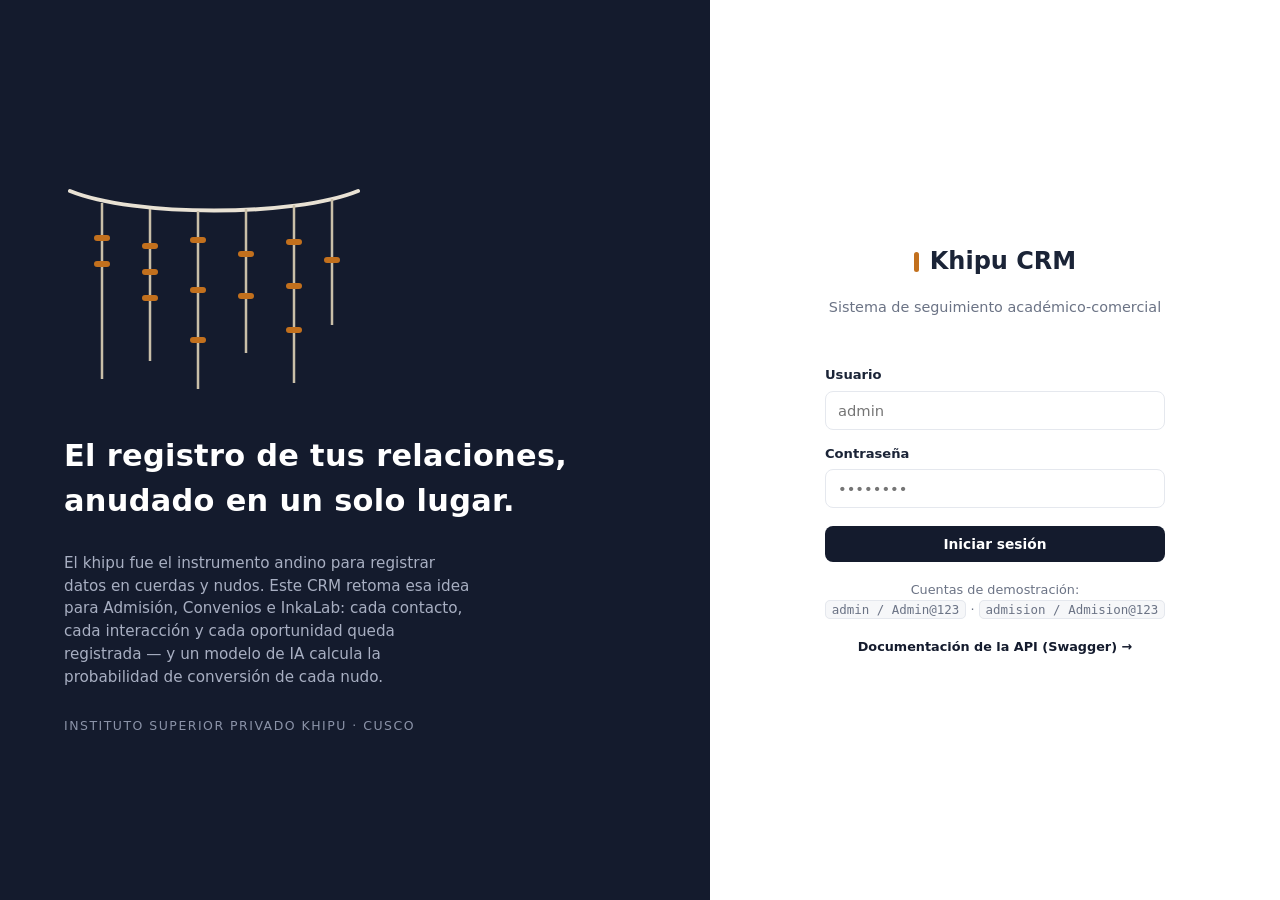
<file: static/index.html>
<!DOCTYPE html>
<html lang="es">
<head>
  <meta charset="UTF-8">
  <meta name="viewport" content="width=device-width, initial-scale=1.0">
  <title>Khipu CRM · Acceder</title>
  <link rel="stylesheet" href="/static/css/styles.css">
</head>
<body class="login-body">

  <aside class="login-art" aria-hidden="true">
    <!-- Motivo khipu: cordel principal, cuerdas colgantes y nudos de registro -->
    <svg class="khipu-grande" viewBox="0 0 300 240" fill="none">
      <path d="M6 26 C 70 52, 230 52, 294 26" stroke="#e9e2d4" stroke-width="4" stroke-linecap="round"/>
      <line x1="38"  y1="38" x2="38"  y2="214" stroke="#c9bfa8" stroke-width="2.5"/>
      <line x1="86"  y1="44" x2="86"  y2="196" stroke="#c9bfa8" stroke-width="2.5"/>
      <line x1="134" y1="46" x2="134" y2="224" stroke="#c9bfa8" stroke-width="2.5"/>
      <line x1="182" y1="44" x2="182" y2="188" stroke="#c9bfa8" stroke-width="2.5"/>
      <line x1="230" y1="40" x2="230" y2="218" stroke="#c9bfa8" stroke-width="2.5"/>
      <line x1="268" y1="34" x2="268" y2="160" stroke="#c9bfa8" stroke-width="2.5"/>
      <!-- nudos: cada cuerda registra una cantidad distinta -->
      <g fill="#c2701d">
        <rect x="30" y="70"  width="16" height="6" rx="3"/>
        <rect x="30" y="96"  width="16" height="6" rx="3"/>
        <rect x="78" y="78"  width="16" height="6" rx="3"/>
        <rect x="78" y="104" width="16" height="6" rx="3"/>
        <rect x="78" y="130" width="16" height="6" rx="3"/>
        <rect x="126" y="72" width="16" height="6" rx="3"/>
        <rect x="126" y="122" width="16" height="6" rx="3"/>
        <rect x="126" y="172" width="16" height="6" rx="3"/>
        <rect x="174" y="86" width="16" height="6" rx="3"/>
        <rect x="174" y="128" width="16" height="6" rx="3"/>
        <rect x="222" y="74" width="16" height="6" rx="3"/>
        <rect x="222" y="118" width="16" height="6" rx="3"/>
        <rect x="222" y="162" width="16" height="6" rx="3"/>
        <rect x="260" y="92" width="16" height="6" rx="3"/>
      </g>
    </svg>
    <h1>El registro de tus relaciones, anudado en un solo lugar.</h1>
    <p>
      El khipu fue el instrumento andino para registrar datos en cuerdas y
      nudos. Este CRM retoma esa idea para Admisión, Convenios e InkaLab:
      cada contacto, cada interacción y cada oportunidad queda registrada —
      y un modelo de IA calcula la probabilidad de conversión de cada nudo.
    </p>
    <div class="firma">Instituto Superior Privado Khipu · Cusco</div>
  </aside>

  <main class="login-panel">
    <h1>Khipu CRM</h1>
    <p class="sub">Sistema de seguimiento académico-comercial</p>
    <form id="form-login" class="login-form">
      <label for="username">Usuario</label>
      <input type="text" id="username" autocomplete="username" required
             placeholder="admin" minlength="3">
      <label for="password">Contraseña</label>
      <input type="password" id="password" autocomplete="current-password" required
             placeholder="••••••••" minlength="6">
      <button type="submit" class="btn btn-primary btn-block">Iniciar sesión</button>
      <p id="login-error" class="error-msg" hidden></p>
    </form>
    <p class="login-hint">
      Cuentas de demostración:<br>
      <code>admin / Admin@123</code> · <code>admision / Admision@123</code>
    </p>
    <p class="login-api">
      <a href="/docs" target="_blank">Documentación de la API (Swagger) →</a>
    </p>
  </main>

  <script src="/static/js/api.js"></script>
  <script src="/static/js/login.js"></script>
</body>
</html>
</file>
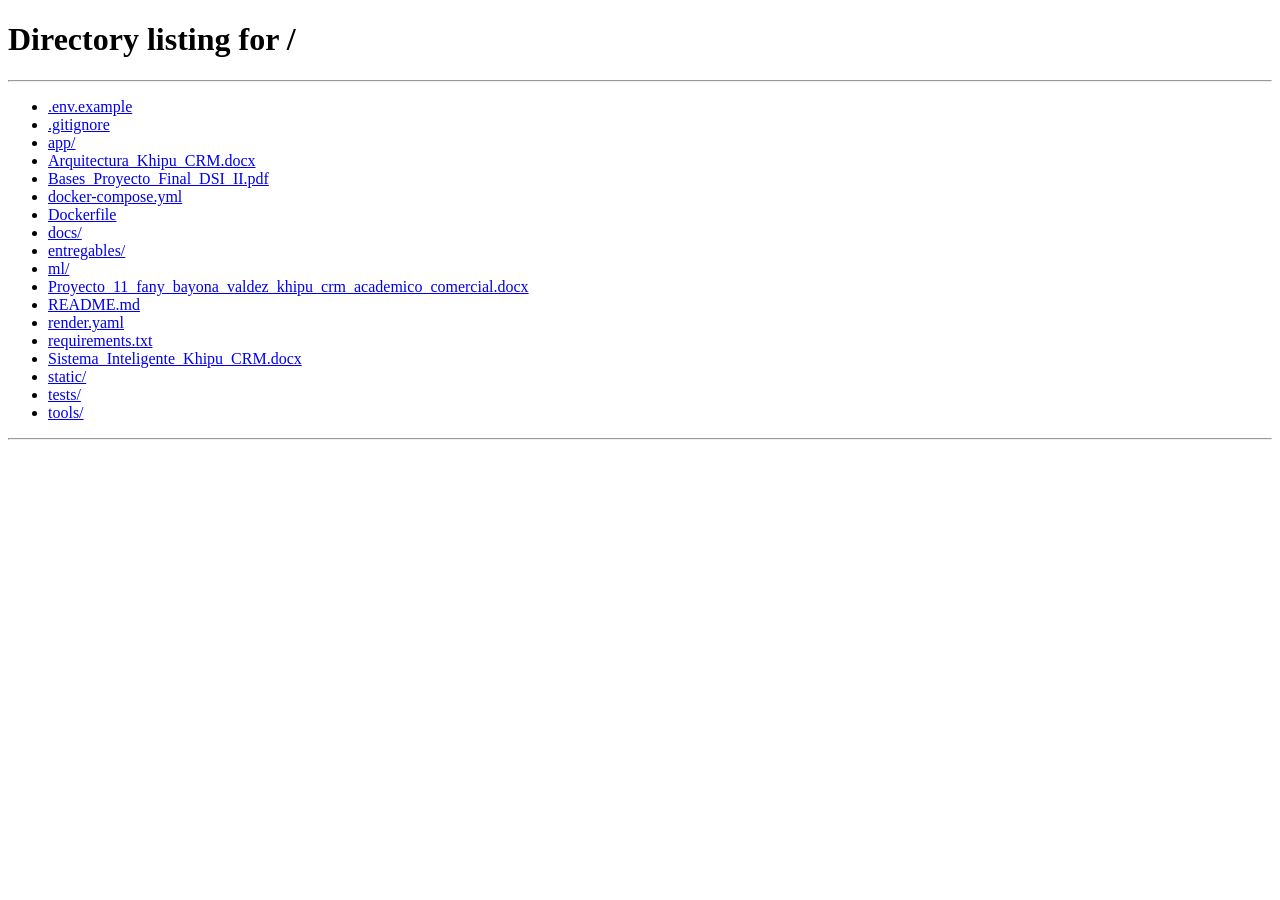
<file: static/app.html>
<!DOCTYPE html>
<html lang="es">
<head>
  <meta charset="UTF-8">
  <meta name="viewport" content="width=device-width, initial-scale=1.0">
  <title>Khipu CRM · Panel</title>
  <link rel="stylesheet" href="/static/css/styles.css">
</head>
<body>
  <aside class="sidebar">
    <div class="brand">
      <!-- Marca: khipu minimal (cordel + dos cuerdas con nudos) -->
      <svg class="logo" width="34" height="34" viewBox="0 0 40 40" fill="none" aria-hidden="true">
        <path d="M3 9 C 14 14, 26 14, 37 9" stroke="#e9e2d4" stroke-width="2.6" stroke-linecap="round"/>
        <line x1="13" y1="14" x2="13" y2="34" stroke="#c9bfa8" stroke-width="2"/>
        <line x1="24" y1="14" x2="24" y2="30" stroke="#c9bfa8" stroke-width="2"/>
        <rect x="9.5" y="20" width="7" height="2.6" rx="1.3" fill="#c2701d"/>
        <rect x="9.5" y="26" width="7" height="2.6" rx="1.3" fill="#c2701d"/>
        <rect x="20.5" y="22" width="7" height="2.6" rx="1.3" fill="#c2701d"/>
      </svg>
      <div>
        <strong>Khipu CRM</strong>
        <small>Académico-Comercial</small>
      </div>
    </div>

    <nav id="menu">
      <div class="nav-grupo">Operación</div>
      <button class="nav-btn active" data-vista="dashboard">
        <svg width="18" height="18" viewBox="0 0 24 24" fill="none" stroke="currentColor" stroke-width="1.8" stroke-linecap="round" stroke-linejoin="round"><rect x="3" y="3" width="7.5" height="7.5" rx="1.5"/><rect x="13.5" y="3" width="7.5" height="7.5" rx="1.5"/><rect x="3" y="13.5" width="7.5" height="7.5" rx="1.5"/><rect x="13.5" y="13.5" width="7.5" height="7.5" rx="1.5"/></svg>
        <span>Dashboard</span>
      </button>
      <button class="nav-btn" data-vista="contactos">
        <svg width="18" height="18" viewBox="0 0 24 24" fill="none" stroke="currentColor" stroke-width="1.8" stroke-linecap="round" stroke-linejoin="round"><path d="M17 21v-2a4 4 0 0 0-4-4H6a4 4 0 0 0-4 4v2"/><circle cx="9.5" cy="7" r="4"/><path d="M22 21v-2a4 4 0 0 0-3-3.87"/><path d="M16 3.13a4 4 0 0 1 0 7.75"/></svg>
        <span>Contactos</span>
      </button>
      <button class="nav-btn" data-vista="oportunidades">
        <svg width="18" height="18" viewBox="0 0 24 24" fill="none" stroke="currentColor" stroke-width="1.8" stroke-linecap="round" stroke-linejoin="round"><circle cx="12" cy="12" r="9"/><circle cx="12" cy="12" r="5"/><circle cx="12" cy="12" r="1" fill="currentColor"/></svg>
        <span>Oportunidades</span>
      </button>
      <button class="nav-btn" data-vista="tareas">
        <svg width="18" height="18" viewBox="0 0 24 24" fill="none" stroke="currentColor" stroke-width="1.8" stroke-linecap="round" stroke-linejoin="round"><rect x="3" y="3" width="18" height="18" rx="3"/><path d="M8 12.5l3 3 5.5-6.5"/></svg>
        <span>Tareas y alertas</span>
      </button>

      <div class="nav-grupo">Inteligencia artificial</div>
      <button class="nav-btn" data-vista="bot">
        <svg width="18" height="18" viewBox="0 0 24 24" fill="none" stroke="currentColor" stroke-width="1.8" stroke-linecap="round" stroke-linejoin="round"><path d="M21 15a2 2 0 0 1-2 2H8l-4 4V5a2 2 0 0 1 2-2h13a2 2 0 0 1 2 2z"/><line x1="8.5" y1="10" x2="8.5" y2="10.01"/><line x1="12.5" y1="10" x2="12.5" y2="10.01"/><line x1="16.5" y1="10" x2="16.5" y2="10.01"/></svg>
        <span>KhipuBot · Clasificador</span>
      </button>
    </nav>

    <div class="sidebar-footer">
      <div id="user-info" class="user-info"></div>
      <button id="btn-logout" class="btn btn-ghost btn-block">Cerrar sesión</button>
    </div>
  </aside>

  <main class="content">
    <section id="vista-dashboard" class="vista"></section>
    <section id="vista-contactos" class="vista" hidden></section>
    <section id="vista-oportunidades" class="vista" hidden></section>
    <section id="vista-tareas" class="vista" hidden></section>
    <section id="vista-bot" class="vista" hidden></section>
  </main>

  <div id="toast" class="toast" hidden></div>

  <script src="/static/vendor/chart.umd.js"></script>
  <script src="/static/js/api.js"></script>
  <script src="/static/js/views.js"></script>
  <script src="/static/js/app.js"></script>
</body>
</html>
</file>
<file: static/css/styles.css>
/* ============================================================
   Khipu CRM — Sistema de diseño
   Concepto: el khipu andino, cuerdas anudadas para registrar
   datos. Tinta profunda + ocre de fibra, cifras en monoespaciada
   (el instrumento de datos), nudos como marca de sección.
   ============================================================ */
:root {
  --ink: #141b2d;        /* tinta: barra lateral, botones primarios */
  --ink-2: #1c2540;
  --ink-3: #263150;
  --bg: #f6f7f9;
  --panel: #ffffff;
  --line: #e5e8ee;
  --text: #1b2437;
  --muted: #6b7385;
  --accent: #c2701d;     /* ocre fibra: nudos, estados activos, score */
  --accent-soft: #f7ead8;
  --verde: #1d7d4f;
  --rojo: #b42318;
  --ambar: #b54708;
  --mono: ui-monospace, "SF Mono", "Cascadia Mono", Menlo, Consolas, monospace;
  --sans: -apple-system, "Segoe UI", "Helvetica Neue", system-ui, sans-serif;
}

* { box-sizing: border-box; margin: 0; padding: 0; }

body {
  font-family: var(--sans);
  background: var(--bg);
  color: var(--text);
  font-size: 15px;
  line-height: 1.5;
}

/* Nudo de sección: la pequeña marca ocre antes de cada título */
.vista h2::before,
.login-panel h1::before {
  content: "";
  display: inline-block;
  width: 5px;
  height: 20px;
  border-radius: 3px;
  background: var(--accent);
  margin-right: 11px;
  vertical-align: -3px;
}

/* ---------- Accesibilidad ---------- */
:focus-visible { outline: 2px solid var(--accent); outline-offset: 2px; }
@media (prefers-reduced-motion: reduce) {
  *, *::before, *::after { transition: none !important; }
}

/* ============ LOGIN ============ */
.login-body {
  display: flex;
  min-height: 100vh;
  background: var(--panel);
}
.login-art {
  flex: 1.15;
  background: var(--ink);
  color: #e9e2d4;
  display: flex;
  flex-direction: column;
  justify-content: center;
  padding: 64px;
  gap: 28px;
}
.login-art .khipu-grande { max-width: 300px; }
.login-art h1 {
  font-size: 1.9rem;
  font-weight: 650;
  color: #fff;
  letter-spacing: .01em;
}
.login-art p {
  max-width: 42ch;
  color: #a8afc2;
  font-size: .95rem;
}
.login-art .firma {
  font-size: .78rem;
  letter-spacing: .12em;
  text-transform: uppercase;
  color: #8b93a8;
}
.login-panel {
  flex: 1;
  display: flex;
  flex-direction: column;
  align-items: center;
  justify-content: center;
  padding: 48px 32px;
  gap: 18px;
}
.login-panel h1 { font-size: 1.5rem; }
.login-panel .sub {
  color: var(--muted);
  font-size: .9rem;
  margin-bottom: 14px;
}
.login-form { width: 340px; }
.login-form label {
  display: block;
  font-size: .82rem;
  font-weight: 600;
  color: var(--text);
  margin: 14px 0 6px;
}
.login-hint {
  font-size: .8rem;
  color: var(--muted);
  text-align: center;
}
.login-hint code {
  font-family: var(--mono);
  font-size: .78rem;
  background: var(--bg);
  border: 1px solid var(--line);
  border-radius: 5px;
  padding: 1px 6px;
}
.login-api { font-size: .8rem; }
.login-api a { color: var(--ink); text-decoration: none; font-weight: 600; }
.login-api a:hover { color: var(--accent); }
@media (max-width: 920px) { .login-art { display: none; } }

/* ---------- Formularios ---------- */
input, select, textarea {
  width: 100%;
  padding: 10px 12px;
  border: 1px solid var(--line);
  border-radius: 8px;
  font-size: .92rem;
  font-family: var(--sans);
  background: #fff;
  color: var(--text);
  transition: border-color .15s;
}
input:focus, select:focus, textarea:focus {
  outline: none;
  border-color: var(--ink);
  box-shadow: 0 0 0 3px rgba(20, 27, 45, .08);
}

/* ============ LAYOUT PRINCIPAL ============ */
.sidebar {
  position: fixed;
  inset: 0 auto 0 0;
  width: 232px;
  background: var(--ink);
  color: #d6dae6;
  display: flex;
  flex-direction: column;
  padding: 22px 14px;
}
.brand {
  display: flex;
  gap: 11px;
  align-items: center;
  padding: 0 8px 20px;
  border-bottom: 1px solid var(--ink-3);
  margin-bottom: 18px;
}
.brand .logo { flex: none; }
.brand strong {
  display: block;
  color: #fff;
  font-size: .98rem;
  letter-spacing: .01em;
}
.brand small {
  display: block;
  color: #8b93a8;
  font-size: .68rem;
  letter-spacing: .08em;
  text-transform: uppercase;
}

nav { flex: 1; display: flex; flex-direction: column; gap: 2px; }
.nav-grupo {
  font-size: .66rem;
  letter-spacing: .14em;
  text-transform: uppercase;
  color: #6d7488;
  padding: 14px 10px 6px;
}
.nav-btn {
  display: flex;
  align-items: center;
  gap: 11px;
  width: 100%;
  text-align: left;
  background: transparent;
  color: #c3c9d8;
  border: none;
  border-left: 3px solid transparent;
  padding: 10px 12px;
  font-size: .9rem;
  font-family: var(--sans);
  cursor: pointer;
  transition: background .12s, color .12s;
}
.nav-btn svg { flex: none; opacity: .85; }
.nav-btn:hover { background: var(--ink-2); color: #fff; }
.nav-btn.active {
  background: var(--ink-2);
  border-left-color: var(--accent);
  color: #fff;
  font-weight: 600;
}

.sidebar-footer {
  border-top: 1px solid var(--ink-3);
  padding-top: 14px;
}
.user-info {
  font-size: .78rem;
  color: #8b93a8;
  margin: 0 0 10px 10px;
  line-height: 1.45;
}
.user-info strong { color: #d6dae6; }

.content { margin-left: 232px; padding: 30px 36px 48px; }
.vista h2 {
  font-size: 1.25rem;
  font-weight: 650;
  letter-spacing: -.01em;
  display: flex;
  align-items: center;
}
.vista .desc {
  color: var(--muted);
  font-size: .88rem;
  margin: 6px 0 0 16px;
}

/* ============ TARJETAS E INDICADORES ============ */
.grid-cards {
  display: grid;
  grid-template-columns: repeat(auto-fit, minmax(185px, 1fr));
  gap: 14px;
  margin: 22px 0 24px;
}
.card {
  background: var(--panel);
  border: 1px solid var(--line);
  border-radius: 10px;
  padding: 16px 18px;
}
.card .label {
  font-size: .7rem;
  font-weight: 600;
  color: var(--muted);
  text-transform: uppercase;
  letter-spacing: .08em;
}
.card .valor {
  font-family: var(--mono);
  font-size: 1.55rem;
  font-weight: 600;
  margin-top: 6px;
  letter-spacing: -.02em;
}
.card .extra { font-size: .76rem; color: var(--muted); margin-top: 5px; }

.charts { display: grid; grid-template-columns: 1fr 1fr; gap: 14px; }
@media (max-width: 1020px) { .charts { grid-template-columns: 1fr; } }
.chart-box {
  background: var(--panel);
  border: 1px solid var(--line);
  border-radius: 10px;
  padding: 18px;
}
.chart-box h3 {
  font-size: .8rem;
  font-weight: 600;
  color: var(--muted);
  text-transform: uppercase;
  letter-spacing: .07em;
  margin-bottom: 14px;
}

/* ============ TABLAS ============ */
table {
  width: 100%;
  border-collapse: separate;
  border-spacing: 0;
  background: var(--panel);
  border: 1px solid var(--line);
  border-radius: 10px;
  overflow: hidden;
}
th, td { text-align: left; padding: 11px 14px; font-size: .87rem; }
th {
  background: #fafbfc;
  font-size: .7rem;
  font-weight: 600;
  text-transform: uppercase;
  letter-spacing: .07em;
  color: var(--muted);
  border-bottom: 1px solid var(--line);
}
td { border-bottom: 1px solid #eef0f4; }
tr:last-child td { border-bottom: none; }
tbody tr:hover td { background: #fafbfc; }
td strong { font-weight: 600; }

/* ============ BOTONES ============ */
.btn {
  display: inline-flex;
  align-items: center;
  gap: 7px;
  border: 1px solid transparent;
  border-radius: 8px;
  padding: 9px 15px;
  font-size: .86rem;
  font-weight: 600;
  font-family: var(--sans);
  cursor: pointer;
  transition: background .12s, border-color .12s;
}
.btn-primary { background: var(--ink); color: #fff; }
.btn-primary:hover { background: var(--ink-2); }
.btn-verde { background: var(--verde); color: #fff; }
.btn-verde:hover { filter: brightness(1.08); }
.btn-rojo { background: var(--rojo); color: #fff; }
.btn-linea { background: #fff; color: var(--text); border-color: var(--line); }
.btn-linea:hover { border-color: var(--ink); }
.btn-ghost {
  background: transparent;
  color: #c3c9d8;
  border-color: var(--ink-3);
}
.btn-ghost:hover { color: #fff; border-color: #6d7488; }
.btn-sm { padding: 5px 11px; font-size: .78rem; }
.btn-block { width: 100%; margin-top: 18px; justify-content: center; }

/* ============ BADGES ============ */
.badge {
  display: inline-block;
  padding: 3px 10px;
  border-radius: 999px;
  font-size: .72rem;
  font-weight: 600;
  letter-spacing: .01em;
}
.badge-postulante { background: #e8edfb; color: #3b5bd4; }
.badge-colegio   { background: #fbf1dd; color: #93661a; }
.badge-empresa   { background: #e9e9fb; color: #4c43b8; }
.badge-aliado    { background: #e0f3e9; color: #1a6b46; }
.badge-egresado  { background: #fbe8f1; color: #a62d6b; }
.badge-nuevo        { background: #eceff3; color: #556070; }
.badge-contactado   { background: #e8edfb; color: #3b5bd4; }
.badge-negociacion  { background: #fbf1dd; color: #93661a; }
.badge-ganado       { background: #e0f3e9; color: #1a6b46; }
.badge-perdido      { background: #fbe7e5; color: #a83326; }
.badge-pendiente    { background: #fbf1dd; color: #93661a; }
.badge-hecha        { background: #e0f3e9; color: #1a6b46; }

/* ============ SCORE ============ */
.score-pill { font-family: var(--mono); font-weight: 600; font-size: .9rem; }
.score-alto  { color: var(--verde); }
.score-medio { color: var(--ambar); }
.score-bajo  { color: var(--rojo); }

/* ============ HERRAMIENTAS / TOOLBAR ============ */
.toolbar {
  display: flex;
  gap: 10px;
  margin: 18px 0 16px;
  flex-wrap: wrap;
  align-items: center;
}
.toolbar input, .toolbar select { width: auto; }
.toolbar input[type="text"], .toolbar input:not([type]) { flex: 1; min-width: 200px; }

/* ============ MODALES ============ */
.form-modal {
  position: fixed;
  inset: 0;
  background: rgba(15, 20, 33, .5);
  display: flex;
  align-items: center;
  justify-content: center;
  z-index: 50;
}
.modal-caja {
  background: #fff;
  border-radius: 12px;
  padding: 26px 28px;
  width: 460px;
  max-height: 85vh;
  overflow: auto;
}
.modal-caja h3 {
  font-size: 1.05rem;
  font-weight: 650;
  margin-bottom: 4px;
}
.form-modal label {
  display: block;
  font-size: .8rem;
  font-weight: 600;
  margin: 12px 0 5px;
}
.form-modal .acciones { display: flex; gap: 10px; margin-top: 22px; }
.form-modal .acciones .btn { flex: 1; justify-content: center; }

.error-msg { color: var(--rojo); font-size: .85rem; margin-top: 12px; text-align: center; }

/* ============ TOAST ============ */
.toast {
  position: fixed;
  bottom: 24px;
  right: 24px;
  background: var(--ink);
  color: #fff;
  padding: 13px 18px;
  border-radius: 9px;
  border-left: 3px solid var(--accent);
  font-size: .86rem;
  max-width: 380px;
  z-index: 100;
  cursor: pointer;
  box-shadow: 0 12px 32px rgba(15, 20, 33, .28);
}

/* ============ ALERTAS ============ */
.alerta-item {
  background: #fdf8ef;
  border: 1px solid #f0e2c6;
  border-left: 3px solid var(--ambar);
  padding: 11px 15px;
  border-radius: 8px;
  font-size: .85rem;
  margin-bottom: 8px;
}

/* ============ KHIPUBOT ============ */
.bot-caja { max-width: 640px; }
.bot-resultado {
  background: #f7f8fb;
  border: 1px solid var(--line);
  border-radius: 10px;
  padding: 18px 20px;
  margin-top: 16px;
}
.confianza-barra {
  height: 7px;
  background: #e8eaf0;
  border-radius: 999px;
  margin-top: 10px;
  overflow: hidden;
}
.confianza-barra > div { height: 100%; background: var(--ink); border-radius: 999px; }
</file>
